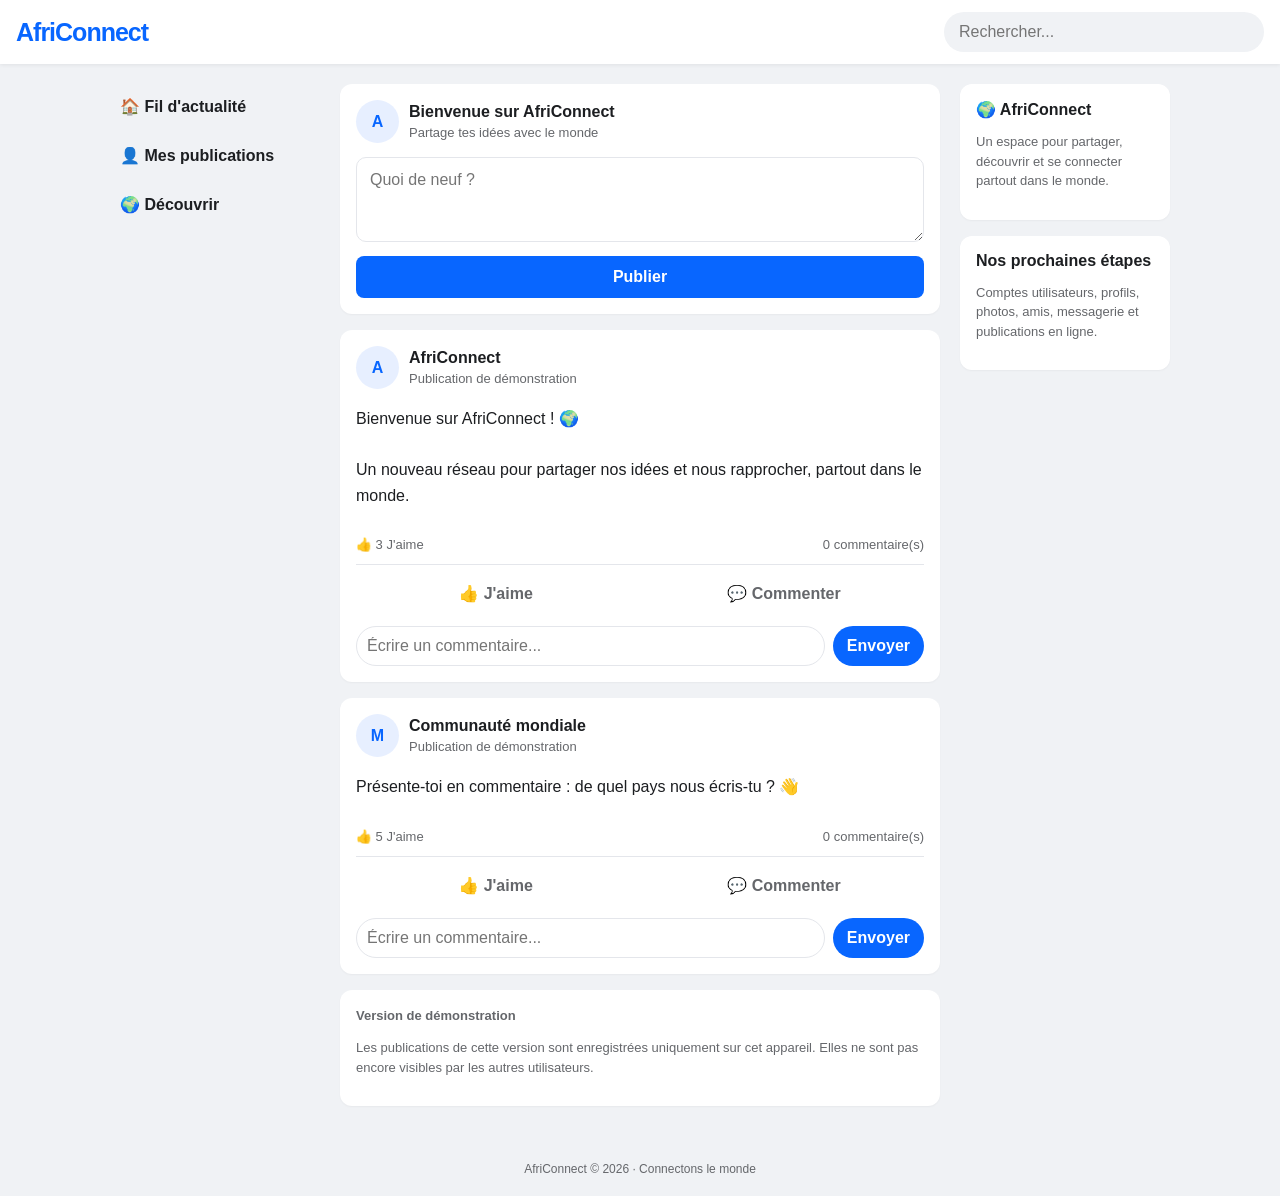
<file: index.html>
<!DOCTYPE html>
<html lang="fr">
<head>
  <meta charset="UTF-8">
  <meta name="viewport" content="width=device-width, initial-scale=1.0">
  <meta name="theme-color" content="#0866ff">
  <title>AfriConnect - Réseau social mondial</title>

  <style>
    :root {
      --blue: #0866ff;
      --background: #f0f2f5;
      --white: #ffffff;
      --text: #1c1e21;
      --muted: #65676b;
      --border: #e4e6eb;
    }

    * {
      box-sizing: border-box;
    }

    body {
      margin: 0;
      font-family: Arial, sans-serif;
      color: var(--text);
      background: var(--background);
    }

    button, textarea, input {
      font: inherit;
    }

    button {
      cursor: pointer;
    }

    .topbar {
      background: var(--white);
      padding: 12px 16px;
      display: flex;
      align-items: center;
      justify-content: space-between;
      gap: 12px;
      position: sticky;
      top: 0;
      z-index: 10;
      box-shadow: 0 1px 4px #00000012;
    }

    .logo {
      font-size: 25px;
      font-weight: bold;
      color: var(--blue);
      letter-spacing: -1px;
    }

    .search {
      width: min(42%, 320px);
      border: none;
      border-radius: 25px;
      padding: 11px 15px;
      background: var(--background);
      outline-color: var(--blue);
    }

    .layout {
      width: 100%;
      max-width: 1200px;
      margin: auto;
      padding: 20px 14px;
      display: grid;
      grid-template-columns: 210px minmax(0, 600px) 210px;
      justify-content: center;
      gap: 20px;
    }

    .sidebar, .rightbar {
      position: sticky;
      top: 80px;
      align-self: start;
    }

    .nav-item {
      display: block;
      width: 100%;
      text-align: left;
      padding: 13px 10px;
      border: none;
      background: transparent;
      border-radius: 9px;
      font-weight: bold;
      margin-bottom: 4px;
      color: var(--text);
    }

    .nav-item:hover {
      background: #e4e6eb;
    }

    .card {
      background: var(--white);
      border-radius: 12px;
      padding: 16px;
      margin-bottom: 16px;
      box-shadow: 0 1px 2px #0000000a;
    }

    .profile {
      display: flex;
      align-items: center;
      gap: 10px;
    }

    .avatar {
      width: 43px;
      height: 43px;
      border-radius: 50%;
      background: #e7efff;
      color: var(--blue);
      display: grid;
      place-items: center;
      font-weight: bold;
      flex-shrink: 0;
    }

    .profile-name {
      font-weight: bold;
    }

    .muted {
      font-size: 13px;
      color: var(--muted);
      margin-top: 4px;
    }

    h2 {
      font-size: 19px;
      margin: 0 0 14px;
    }

    h3 {
      font-size: 16px;
      margin: 0;
    }

    .composer textarea {
      width: 100%;
      resize: vertical;
      min-height: 85px;
      border: 1px solid var(--border);
      border-radius: 10px;
      padding: 13px;
      margin-top: 14px;
      outline-color: var(--blue);
    }

    .primary-btn {
      width: 100%;
      border: none;
      background: var(--blue);
      color: white;
      border-radius: 8px;
      padding: 12px;
      font-weight: bold;
      margin-top: 10px;
    }

    .primary-btn:hover {
      background: #0757d5;
    }

    .post-content {
      line-height: 1.6;
      white-space: pre-wrap;
      overflow-wrap: anywhere;
      margin: 17px 0;
    }

    .post-image {
      width: 100%;
      max-height: 350px;
      object-fit: cover;
      border-radius: 8px;
      margin-top: 12px;
    }

    .post-stats {
      display: flex;
      justify-content: space-between;
      color: var(--muted);
      font-size: 13px;
      padding: 12px 0;
      border-bottom: 1px solid var(--border);
    }

    .post-actions {
      display: flex;
      gap: 8px;
      margin-top: 8px;
    }

    .action-btn {
      flex: 1;
      border: none;
      border-radius: 8px;
      padding: 11px 4px;
      background: transparent;
      color: var(--muted);
      font-weight: bold;
    }

    .action-btn:hover {
      background: var(--background);
    }

    .action-btn.liked {
      color: var(--blue);
    }

    .comment-form {
      display: flex;
      gap: 8px;
      margin-top: 12px;
    }

    .comment-form input {
      width: 100%;
      min-width: 0;
      padding: 10px;
      border: 1px solid var(--border);
      border-radius: 20px;
    }

    .comment-form button {
      border: none;
      border-radius: 20px;
      padding: 0 14px;
      background: var(--blue);
      color: white;
      font-weight: bold;
    }

    .comment {
      background: var(--background);
      border-radius: 12px;
      padding: 10px;
      margin-top: 8px;
      overflow-wrap: anywhere;
    }

    .notice {
      font-size: 13px;
      line-height: 1.5;
      color: var(--muted);
    }

    .empty {
      text-align: center;
      padding: 25px 5px;
      color: var(--muted);
    }

    .hidden {
      display: none !important;
    }

    footer {
      text-align: center;
      padding: 20px;
      color: var(--muted);
      font-size: 12px;
    }

    @media (max-width: 850px) {
      .layout {
        grid-template-columns: 160px minmax(0, 1fr);
        gap: 12px;
      }

      .rightbar {
        display: none;
      }
    }

    @media (max-width: 560px) {
      .topbar {
        padding: 11px;
      }

      .logo {
        font-size: 21px;
      }

      .search {
        width: 48%;
        min-width: 0;
      }

      .layout {
        display: block;
        padding: 12px 9px;
      }

      .sidebar {
        position: static;
        display: flex;
        gap: 4px;
        overflow-x: auto;
        margin-bottom: 12px;
      }

      .nav-item {
        width: auto;
        white-space: nowrap;
        padding: 10px;
        font-size: 13px;
      }

      .card {
        padding: 13px;
      }
    }
  </style>
</head>

<body>
  <header class="topbar">
    <div class="logo">AfriConnect</div>
    <input
      class="search"
      id="searchInput"
      type="search"
      placeholder="Rechercher..."
      aria-label="Rechercher une publication"
    >
  </header>

  <main class="layout">
    <nav class="sidebar" aria-label="Navigation principale">
      <button class="nav-item" data-view="all">🏠 Fil d'actualité</button>
      <button class="nav-item" data-view="mine">👤 Mes publications</button>
      <button class="nav-item" data-view="all">🌍 Découvrir</button>
    </nav>

    <section>
      <div class="card composer">
        <div class="profile">
          <div class="avatar">A</div>
          <div>
            <div class="profile-name">Bienvenue sur AfriConnect</div>
            <div class="muted">Partage tes idées avec le monde</div>
          </div>
        </div>

        <form id="postForm">
          <textarea
            id="postText"
            maxlength="2000"
            placeholder="Quoi de neuf ?"
            required
          ></textarea>

          <button class="primary-btn" type="submit">
            Publier
          </button>
        </form>
      </div>

      <div id="feed"></div>

      <div class="card notice">
        <strong>Version de démonstration</strong>
        <p>
          Les publications de cette version sont enregistrées
          uniquement sur cet appareil. Elles ne sont pas encore
          visibles par les autres utilisateurs.
        </p>
      </div>
    </section>

    <aside class="rightbar">
      <div class="card">
        <h3>🌍 AfriConnect</h3>
        <p class="notice">
          Un espace pour partager, découvrir et se connecter
          partout dans le monde.
        </p>
      </div>

      <div class="card">
        <h3>Nos prochaines étapes</h3>
        <p class="notice">
          Comptes utilisateurs, profils, photos, amis,
          messagerie et publications en ligne.
        </p>
      </div>
    </aside>
  </main>

  <footer>
    AfriConnect © <span id="year"></span> · Connectons le monde
  </footer>

  <script>
    const STORAGE_KEY = "africonnect_posts_v1";

    const demoPosts = [
      {
        id: "demo-1",
        author: "AfriConnect",
        avatar: "A",
        text: "Bienvenue sur AfriConnect ! 🌍\n\nUn nouveau réseau pour partager nos idées et nous rapprocher, partout dans le monde.",
        time: "Publication de démonstration",
        likes: 3,
        liked: false,
        comments: [],
        mine: false
      },
      {
        id: "demo-2",
        author: "Communauté mondiale",
        avatar: "M",
        text: "Présente-toi en commentaire : de quel pays nous écris-tu ? 👋",
        time: "Publication de démonstration",
        likes: 5,
        liked: false,
        comments: [],
        mine: false
      }
    ];

    const feed = document.getElementById("feed");
    const postForm = document.getElementById("postForm");
    const postText = document.getElementById("postText");
    const searchInput = document.getElementById("searchInput");

    let posts = loadPosts();
    let currentView = "all";
    let searchTerm = "";

    function loadPosts() {
      try {
        const saved = localStorage.getItem(STORAGE_KEY);

        if (saved !== null) {
          const parsed = JSON.parse(saved);
          if (Array.isArray(parsed)) return parsed;
        }
      } catch (error) {
        console.warn("Impossible de lire les publications.", error);
      }

      return demoPosts.map(post => ({ ...post, comments: [] }));
    }

    function savePosts() {
      try {
        localStorage.setItem(STORAGE_KEY, JSON.stringify(posts));
      } catch (error) {
        alert("Le stockage est indisponible. Vérifie ton navigateur.");
      }
    }

    function escapeHTML(value) {
      return String(value).replace(/[&<>"']/g, character => ({
        "&": "&amp;",
        "<": "&lt;",
        ">": "&gt;",
        '"': "&quot;",
        "'": "&#039;"
      })[character]);
    }

    function renderFeed() {
      const visiblePosts = posts.filter(post => {
        const matchesView = currentView === "all" || post.mine;
        const searchable = (post.author + " " + post.text).toLowerCase();
        return matchesView && searchable.includes(searchTerm);
      });

      if (visiblePosts.length === 0) {
        feed.innerHTML = `
          <div class="card empty">
            Aucune publication trouvée.
          </div>`;
        return;
      }

      feed.innerHTML = visiblePosts.map(post => `
        <article class="card" data-post-id="${escapeHTML(post.id)}">
          <div class="profile">
            <div class="avatar">${escapeHTML(post.avatar)}</div>
            <div>
              <div class="profile-name">${escapeHTML(post.author)}</div>
              <div class="muted">${escapeHTML(post.time)}</div>
            </div>
          </div>

          <div class="post-content">${escapeHTML(post.text)}</div>

          <div class="post-stats">
            <span>👍 ${post.likes} J'aime</span>
            <span>${post.comments.length} commentaire(s)</span>
          </div>

          <div class="post-actions">
            <button
              class="action-btn ${post.liked ? "liked" : ""}"
              data-action="like"
              type="button"
            >${post.liked ? "👍 Aimé" : "👍 J'aime"}</button>

            <button
              class="action-btn"
              data-action="focus-comment"
              type="button"
            >💬 Commenter</button>
          </div>

          <div class="comments">
            ${post.comments.map(comment => `
              <div class="comment">
                <strong>${escapeHTML(comment.author)}</strong><br>
                ${escapeHTML(comment.text)}
              </div>
            `).join("")}
          </div>

          <form class="comment-form">
            <input
              name="comment"
              maxlength="500"
              placeholder="Écrire un commentaire..."
              aria-label="Écrire un commentaire"
              required
            >
            <button type="submit">Envoyer</button>
          </form>
        </article>
      `).join("");
    }

    postForm.addEventListener("submit", event => {
      event.preventDefault();

      const text = postText.value.trim();
      if (!text) {
        alert("Écris quelque chose avant de publier.");
        return;
      }

      posts.unshift({
        id: "post-" + Date.now() + "-" + Math.random().toString(36).slice(2, 7),
        author: "Moi",
        avatar: "M",
        text,
        time: new Date().toLocaleString("fr-FR"),
        likes: 0,
        liked: false,
        comments: [],
        mine: true
      });

      savePosts();
      postText.value = "";
      currentView = "all";
      renderFeed();
    });

    feed.addEventListener("click", event => {
      const button = event.target.closest("button[data-action]");
      if (!button) return;

      const article = button.closest("[data-post-id]");
      const post = posts.find(item => item.id === article.dataset.postId);
      if (!post) return;

      if (button.dataset.action === "like") {
        post.liked = !post.liked;
        post.likes = Math.max(0, post.likes + (post.liked ? 1 : -1));
        savePosts();
        renderFeed();
      }

      if (button.dataset.action === "focus-comment") {
        article.querySelector('input[name="comment"]').focus();
      }
    });

    feed.addEventListener("submit", event => {
      if (!event.target.matches(".comment-form")) return;

      event.preventDefault();

      const article = event.target.closest("[data-post-id]");
      const post = posts.find(item => item.id === article.dataset.postId);
      const input = event.target.elements.comment;
      const text = input.value.trim();

      if (!post || !text) return;

      post.comments.push({
        author: "Moi",
        text
      });

      savePosts();
      renderFeed();
    });

    document.querySelectorAll("[data-view]").forEach(button => {
      button.addEventListener("click", () => {
        currentView = button.dataset.view;
        renderFeed();
      });
    });

    searchInput.addEventListener("input", () => {
      searchTerm = searchInput.value.trim().toLowerCase();
      renderFeed();
    });

    document.getElementById("year").textContent =
      new Date().getFullYear();

    renderFeed();
  </script>
</body>
</html>
</file>
